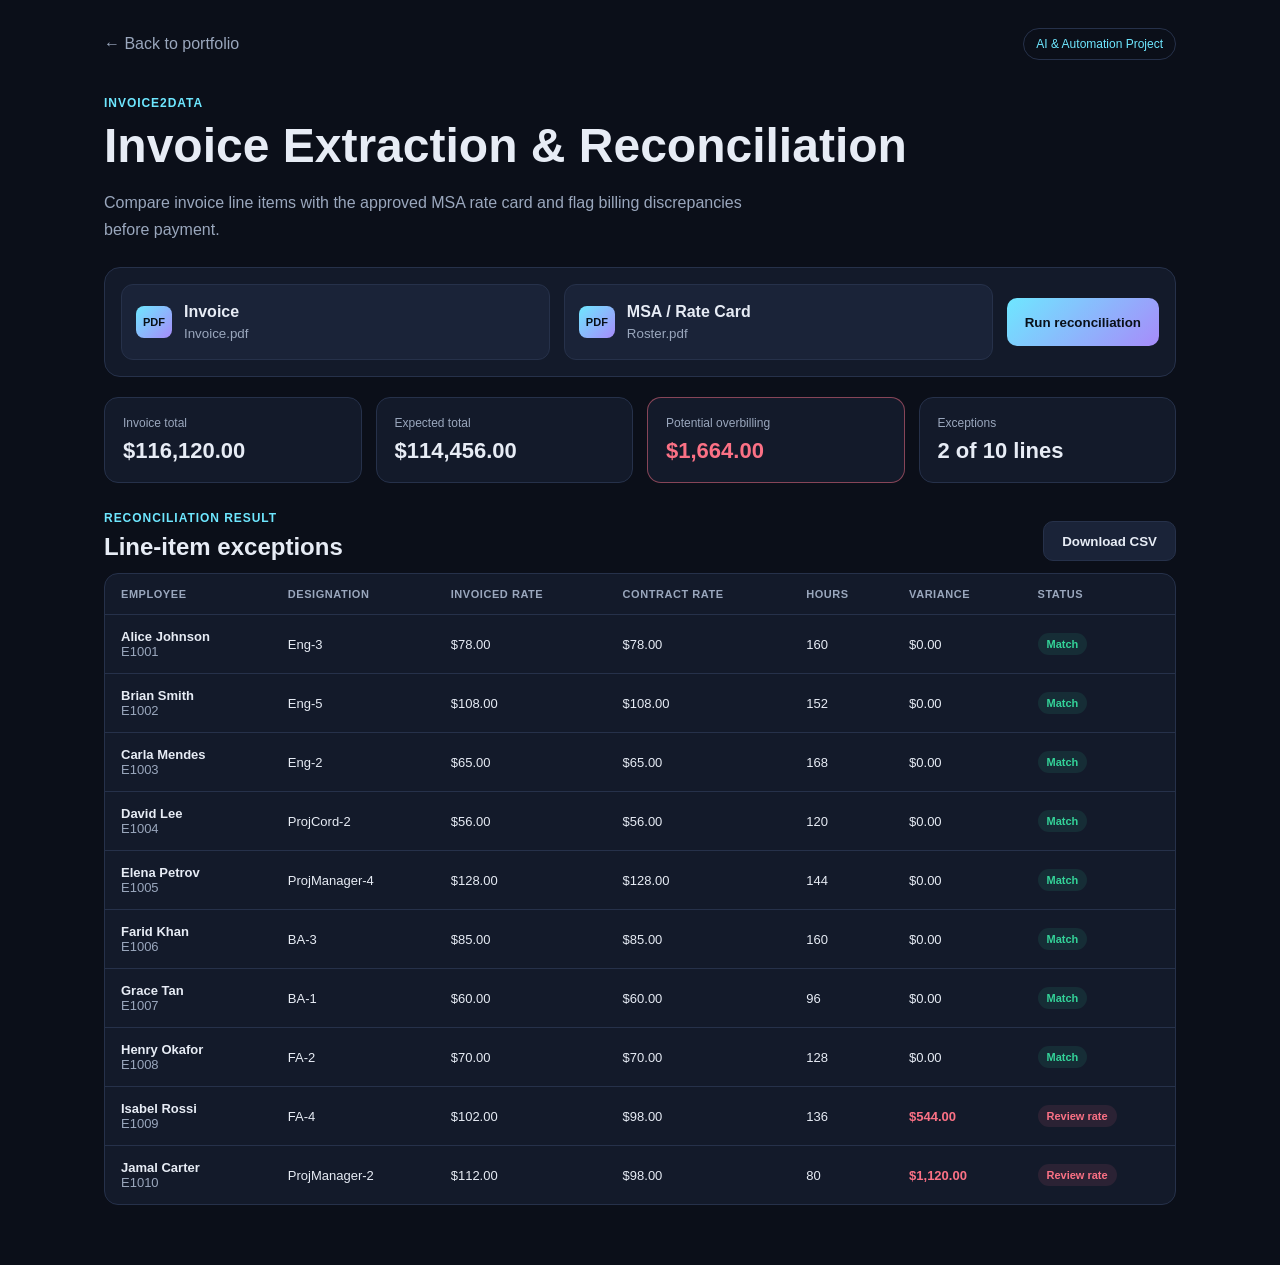
<file: invoice-reconciliation.html>
<!DOCTYPE html>
<html lang="en">
<head>
  <meta charset="UTF-8" />
  <meta name="viewport" content="width=device-width, initial-scale=1.0" />
  <title>Invoice Extraction &amp; Reconciliation Demo | Pallavi Singh</title>
  <link rel="stylesheet" href="invoice-reconciliation.css" />
</head>
<body>
  <header class="demo-header">
    <a class="back-link" href="index.html#projects">&larr; Back to portfolio</a>
    <span class="demo-label">AI &amp; Automation Project</span>
  </header>

  <main class="demo-shell">
    <section class="hero-panel">
      <p class="eyebrow">Invoice2Data</p>
      <h1>Invoice Extraction &amp; Reconciliation</h1>
      <p class="intro">Compare invoice line items with the approved MSA rate card and flag billing discrepancies before payment.</p>
    </section>

    <section class="upload-panel" aria-label="Document inputs">
      <label class="file-card" for="invoiceFile">
        <span class="file-icon">PDF</span>
        <span><strong>Invoice</strong><small id="invoiceName">Invoice.pdf</small></span>
      </label>
      <input id="invoiceFile" type="file" accept=".pdf" />

      <label class="file-card" for="rosterFile">
        <span class="file-icon">PDF</span>
        <span><strong>MSA / Rate Card</strong><small id="rosterName">Roster.pdf</small></span>
      </label>
      <input id="rosterFile" type="file" accept=".pdf" />

      <button id="runButton" class="run-button" type="button">Run reconciliation</button>
    </section>

    <section id="results" class="results" aria-live="polite">
      <div class="summary-grid">
        <article class="summary-card">
          <span>Invoice total</span>
          <strong id="invoiceTotal">$116,120.00</strong>
        </article>
        <article class="summary-card">
          <span>Expected total</span>
          <strong id="expectedTotal">$114,456.00</strong>
        </article>
        <article class="summary-card alert">
          <span>Potential overbilling</span>
          <strong id="varianceTotal">$1,664.00</strong>
        </article>
        <article class="summary-card">
          <span>Exceptions</span>
          <strong id="exceptionCount">2 of 10 lines</strong>
        </article>
      </div>

      <div class="table-toolbar">
        <div>
          <p class="eyebrow">Reconciliation result</p>
          <h2>Line-item exceptions</h2>
        </div>
        <button id="downloadButton" class="download-button" type="button">Download CSV</button>
      </div>

      <div class="table-wrap">
        <table>
          <thead>
            <tr>
              <th>Employee</th>
              <th>Designation</th>
              <th>Invoiced rate</th>
              <th>Contract rate</th>
              <th>Hours</th>
              <th>Variance</th>
              <th>Status</th>
            </tr>
          </thead>
          <tbody id="resultsBody"></tbody>
        </table>
      </div>
    </section>
  </main>

  <script src="invoice-reconciliation.js"></script>
</body>
</html>
</file>
<file: invoice-reconciliation.css>
:root {
  --bg: #0b0f19;
  --panel: #131a2a;
  --panel-2: #1a2338;
  --border: #26314a;
  --text: #e7ecf5;
  --muted: #9aa7bd;
  --accent: #6ee7ff;
  --accent-2: #a78bfa;
  --danger: #fb7185;
  --success: #34d399;
}

* { box-sizing: border-box; }
body { margin: 0; min-height: 100vh; background: var(--bg); color: var(--text); font-family: Inter, "Segoe UI", sans-serif; }
.demo-header { max-width: 1120px; margin: 0 auto; padding: 28px 24px 12px; display: flex; align-items: center; justify-content: space-between; }
.back-link { color: var(--muted); text-decoration: none; }
.back-link:hover { color: var(--accent); }
.demo-label { color: var(--accent); border: 1px solid var(--border); border-radius: 999px; padding: 8px 12px; font-size: 12px; }
.demo-shell { max-width: 1120px; margin: 0 auto; padding: 24px 24px 60px; }
.hero-panel { margin-bottom: 24px; }
.eyebrow { color: var(--accent); text-transform: uppercase; letter-spacing: .08em; font-size: 12px; font-weight: 700; margin: 0 0 8px; }
h1 { margin: 0 0 10px; font-size: clamp(32px, 5vw, 48px); }
.intro { color: var(--muted); max-width: 680px; line-height: 1.7; }
.upload-panel { display: grid; grid-template-columns: 1fr 1fr auto; gap: 14px; align-items: center; background: var(--panel); border: 1px solid var(--border); border-radius: 16px; padding: 16px; margin-bottom: 20px; }
.file-card { min-height: 76px; display: flex; align-items: center; gap: 12px; border: 1px solid var(--border); border-radius: 12px; padding: 12px 14px; background: var(--panel-2); cursor: pointer; }
.file-card strong, .file-card small { display: block; }
.file-card small { color: var(--muted); margin-top: 5px; }
.file-icon { border-radius: 8px; background: linear-gradient(135deg, var(--accent), var(--accent-2)); color: #091019; font-size: 11px; font-weight: 800; padding: 10px 7px; }
.upload-panel input { display: none; }
.run-button, .download-button { border: 0; border-radius: 10px; background: linear-gradient(135deg, var(--accent), var(--accent-2)); color: #091019; font-weight: 800; cursor: pointer; height: 48px; padding: 0 18px; }
.summary-grid { display: grid; grid-template-columns: repeat(4, 1fr); gap: 14px; margin-bottom: 18px; }
.summary-card { background: var(--panel); border: 1px solid var(--border); border-radius: 14px; padding: 18px; }
.summary-card span { color: var(--muted); display: block; font-size: 12px; margin-bottom: 8px; }
.summary-card strong { font-size: 22px; }
.summary-card.alert { border-color: rgba(251,113,133,.5); }
.summary-card.alert strong { color: var(--danger); }
.table-toolbar { display: flex; align-items: end; justify-content: space-between; margin: 28px 0 12px; }
.table-toolbar h2 { margin: 0; }
.download-button { height: 40px; background: var(--panel-2); color: var(--text); border: 1px solid var(--border); }
.table-wrap { overflow-x: auto; background: var(--panel); border: 1px solid var(--border); border-radius: 14px; }
table { width: 100%; border-collapse: collapse; min-width: 820px; }
th, td { padding: 14px 16px; text-align: left; border-bottom: 1px solid var(--border); font-size: 13px; }
th { color: var(--muted); font-size: 11px; text-transform: uppercase; letter-spacing: .05em; }
tbody tr:last-child td { border-bottom: 0; }
.status { display: inline-block; border-radius: 999px; padding: 5px 9px; font-size: 11px; font-weight: 700; }
.status.match { color: var(--success); background: rgba(52,211,153,.1); }
.status.exception { color: var(--danger); background: rgba(251,113,133,.1); }
.variance { color: var(--danger); font-weight: 700; }
.results.loading { opacity: .55; }

@media (max-width: 850px) {
  .upload-panel { grid-template-columns: 1fr; }
  .summary-grid { grid-template-columns: repeat(2, 1fr); }
  .table-toolbar { align-items: center; }
}
@media (max-width: 520px) {
  .demo-header { align-items: flex-start; gap: 12px; }
  .demo-label { display: none; }
  .summary-grid { grid-template-columns: 1fr; }
  .table-toolbar { align-items: flex-start; gap: 12px; }
  .download-button { flex: none; }
}
</file>
